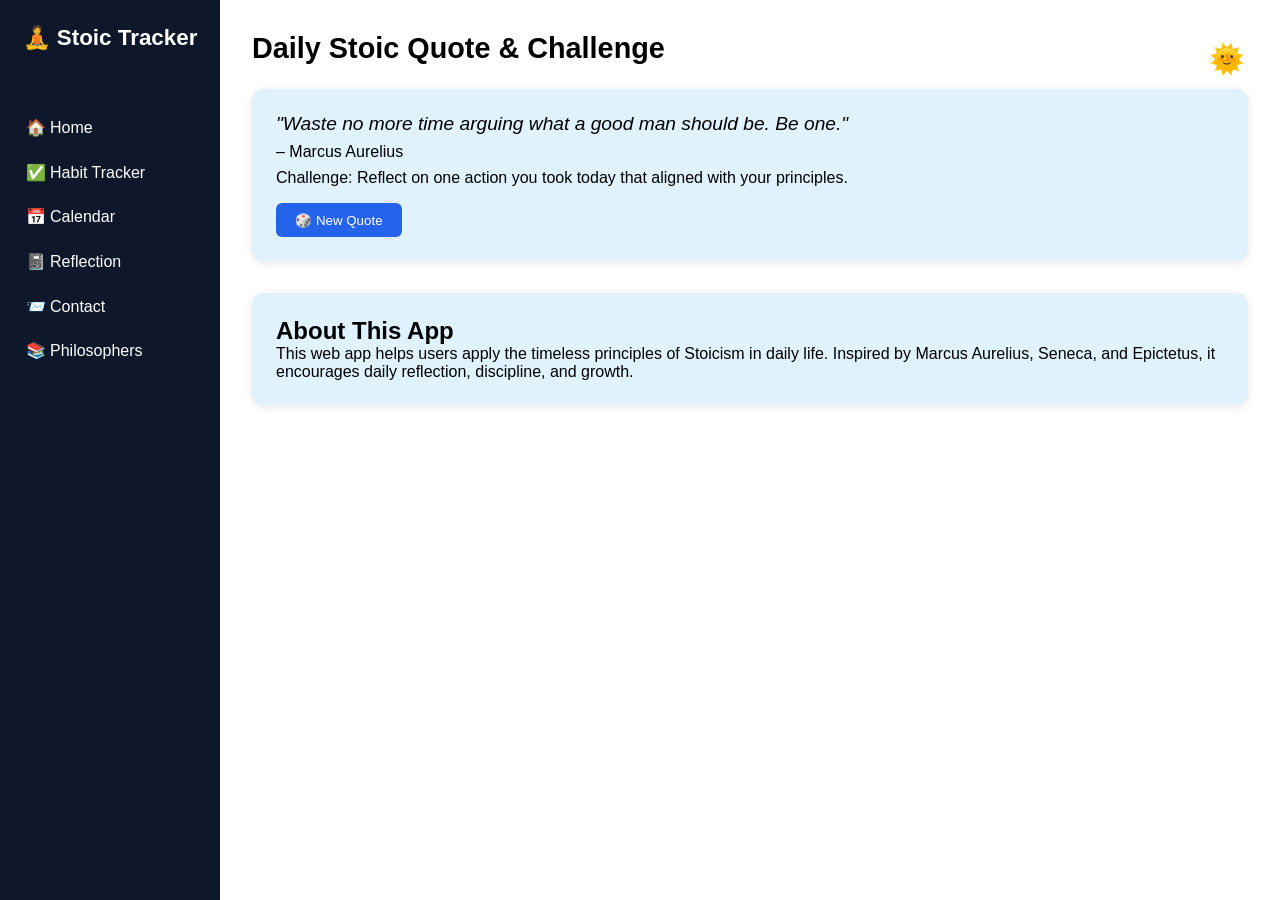
<file: index.html>
<!DOCTYPE html>
<html lang="en" data-theme="light">
<head>
  <meta charset="UTF-8" />
  <meta name="viewport" content="width=device-width, initial-scale=1.0" />
  <title>Daily Stoic Habit Tracker</title>
  <link rel="stylesheet" href="styles.css" />
</head>
<body>
  <aside class="sidebar">
    <h2>🧘 Stoic Tracker</h2>
    <nav>
  <a href="index.html">🏠 Home</a>
  <a href="tracker.html">✅ Habit Tracker</a>
  <a href="calendar.html">📅 Calendar</a>
  <a href="reflection.html">📓 Reflection</a>
  <a href="contact.html">📨 Contact</a>
  <a href="philosophers.html">📚 Philosophers</a> <!-- Add this -->
  <button id="themeToggle" aria-label="Toggle Theme">
  🌞
</button>
</nav>

  </aside>

  <main class="main-content">
    <header>
      <h1>Daily Stoic Quote & Challenge</h1>
    </header>

    <section class="quote-box">
      <blockquote id="quote">
        "Waste no more time arguing what a good man should be. Be one."
      </blockquote>
      <p class="author">– Marcus Aurelius</p>
      <p class="challenge">Challenge: Reflect on one action you took today that aligned with your principles.</p>
      <button onclick="newQuote()">🎲 New Quote</button>
    </section>

    <section class="about-box">
      <h2>About This App</h2>
      <p>This web app helps users apply the timeless principles of Stoicism in daily life. Inspired by Marcus Aurelius, Seneca, and Epictetus, it encourages daily reflection, discipline, and growth.</p>
    </section>
  </main>

  <script>
    const quotes = [
      {
        text: "You have power over your mind – not outside events. Realize this, and you will find strength.",
        author: "Marcus Aurelius",
        challenge: "Write down one thought today you want to change."
      },
      {
        text: "We suffer more in imagination than in reality.",
        author: "Seneca",
        challenge: "Notice one thing you’re worrying about and examine if it's real or imagined."
      },
      {
        text: "It's not what happens to you, but how you react to it that matters.",
        author: "Epictetus",
        challenge: "Pause once today before reacting emotionally."
      }
    ];

    function newQuote() {
      const random = quotes[Math.floor(Math.random() * quotes.length)];
      document.getElementById("quote").textContent = `"${random.text}"`;
      document.querySelector(".author").textContent = `– ${random.author}`;
      document.querySelector(".challenge").textContent = `Challenge: ${random.challenge}`;
    }
  const toggleBtn = document.getElementById('themeToggle');
  const prefersDark = window.matchMedia('(prefers-color-scheme: dark)').matches;
  const currentTheme = localStorage.getItem('theme') || (prefersDark ? 'dark' : 'light');

  if (currentTheme === 'dark') {
    document.body.classList.add('dark-mode');
    toggleBtn.textContent = '🌙';
  }

  toggleBtn.addEventListener('click', () => {
    document.body.classList.toggle('dark-mode');
    const isDark = document.body.classList.contains('dark-mode');
    toggleBtn.textContent = isDark ? '🌙' : '🌞';
    localStorage.setItem('theme', isDark ? 'dark' : 'light');
  });

  </script>
</body>
</html>
</file>
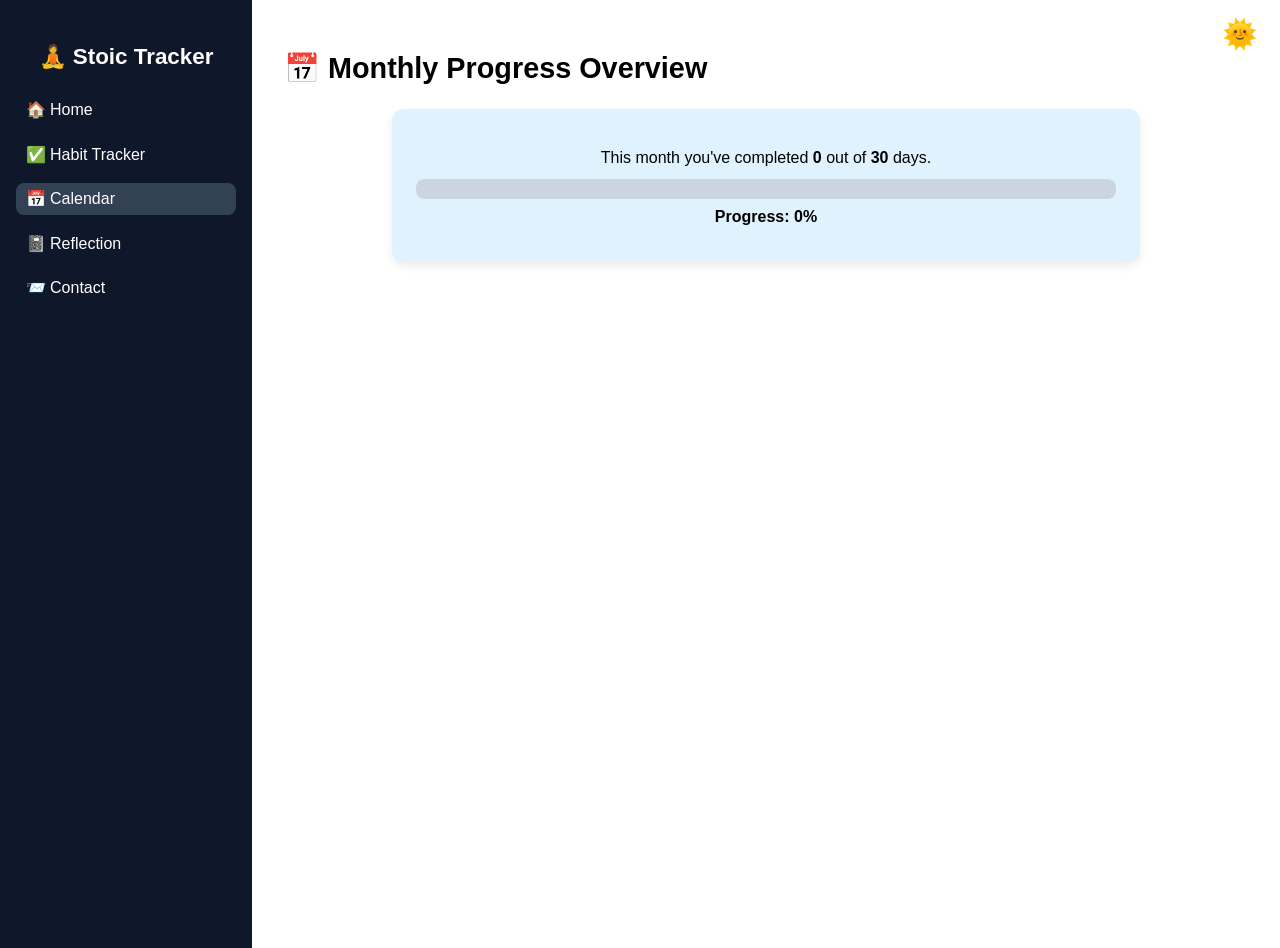
<file: calendar.html>
<!DOCTYPE html>
<html lang="en" data-theme="light">
<head>
  <meta charset="UTF-8" />
  <meta name="viewport" content="width=device-width, initial-scale=1.0" />
  <title>Progress Calendar</title>
  <link rel="stylesheet" href="cal-styles.css" />
</head>
<body>
  <aside class="sidebar dark">
    <h2>🧘 Stoic Tracker</h2>
    <nav>
      <a href="index.html">🏠 Home</a>
      <a href="tracker.html">✅ Habit Tracker</a>
      <a href="calendar.html" class="active">📅 Calendar</a>
      <a href="reflection.html">📓 Reflection</a>
      <a href="contact.html">📨 Contact</a>
    </nav>
    <button id="themeToggle" aria-label="Toggle Theme">
  🌞
</button>
  </aside>

  <main class="main-content">
    <header>
      <h1>📅 Monthly Progress Overview</h1>
    </header>

    <section class="calendar-box">
      <p>This month you've completed <strong id="days-completed">0</strong> out of <strong>30</strong> days.</p>
      <progress id="month-progress" value="0" max="30"></progress>
      <p id="month-label">Progress: 0%</p>
    </section>
  </main>

  <script>
    // Simulate getting completed days from localStorage
    const completedDays = parseInt(localStorage.getItem("month-completed") || "0");

    document.getElementById("days-completed").textContent = completedDays;
    document.getElementById("month-progress").value = completedDays;
    document.getElementById("month-label").textContent = `Progress: ${(completedDays / 30 * 100).toFixed(0)}%`;

    // Example: simulate update
    // localStorage.setItem("month-completed", 12); // <- for dev/testing
  const toggleBtn = document.getElementById('themeToggle');
  const prefersDark = window.matchMedia('(prefers-color-scheme: dark)').matches;
  const currentTheme = localStorage.getItem('theme') || (prefersDark ? 'dark' : 'light');

  if (currentTheme === 'dark') {
    document.body.classList.add('dark-mode');
    toggleBtn.textContent = '🌙';
  }

  toggleBtn.addEventListener('click', () => {
    document.body.classList.toggle('dark-mode');
    const isDark = document.body.classList.contains('dark-mode');
    toggleBtn.textContent = isDark ? '🌙' : '🌞';
    localStorage.setItem('theme', isDark ? 'dark' : 'light');
  });

  </script>
</body>
</html>
</file>
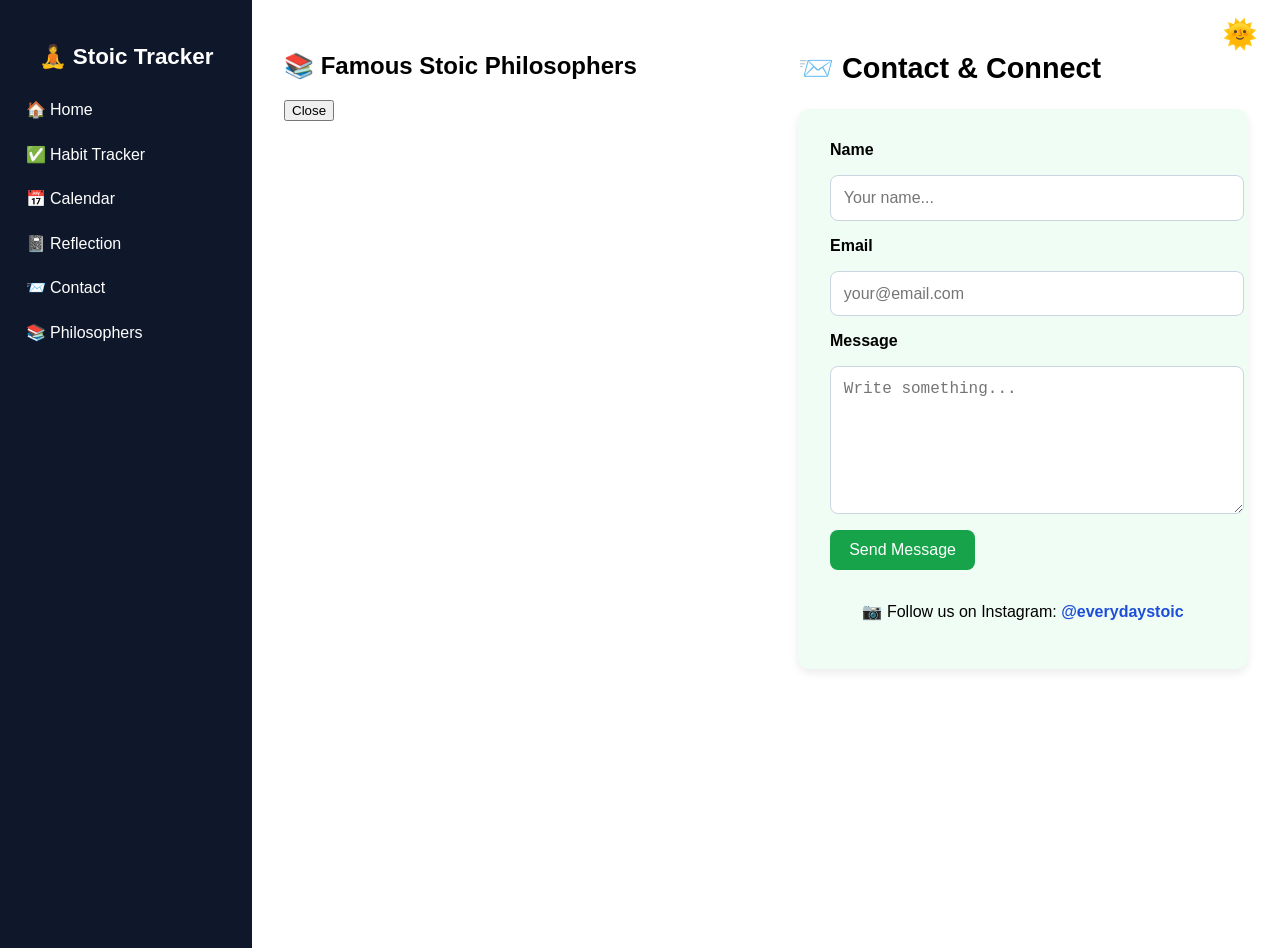
<file: contact.html>
<!DOCTYPE html>
<html lang="en" data-theme="light">
<head>
  <meta charset="UTF-8" />
  <meta name="viewport" content="width=device-width, initial-scale=1.0" />
  <title>Contact</title>
  <link rel="stylesheet" href="contact-style.css" />
  
</head>
<body>
  <aside class="sidebar dark">
    <h2>🧘 Stoic Tracker</h2>
    <nav>
  <a href="index.html">🏠 Home</a>
  <a href="tracker.html">✅ Habit Tracker</a>
  <a href="calendar.html">📅 Calendar</a>
  <a href="reflection.html">📓 Reflection</a>
  <a href="contact.html">📨 Contact</a>
  <a href="philosophers.html">📚 Philosophers</a> <!-- Add this -->
  <button id="themeToggle" aria-label="Toggle Theme">
  🌞
</button>
</nav>

  </aside>
<main class="main-content">
  <!-- Your existing content here -->

  <!-- Paste philosopher section here -->
  <section class="card-container">
    <h2>📚 Famous Stoic Philosophers</h2>
    <!-- cards here -->
  </section>

  <!-- Popup -->
  <div class="popup" id="popup">
    <div class="popup-content">
      <h2 id="popup-name"></h2>
      <p id="popup-quote"></p>
      <button onclick="closePopup()">Close</button>
    </div>
  </div>
</main>

  <main class="main-content">
    <header>
      <h1>📨 Contact & Connect</h1>
    </header>

    <section class="contact-box">
      <form onsubmit="event.preventDefault(); alert('Thank you for your message!');">
        <label for="name">Name</label>
        <input type="text" id="name" placeholder="Your name..." required />

        <label for="email">Email</label>
        <input type="email" id="email" placeholder="your@email.com" required />

        <label for="message">Message</label>
        <textarea id="message" placeholder="Write something..." required></textarea>

        <button type="submit">Send Message</button>
      </form>

      <p style="text-align:center; margin-top:2rem;">
        📷 Follow us on Instagram:
        <a href="https://instagram.com/everydaystoic" target="_blank">@everydaystoic</a>
      </p>
    </section>
  </main>
  <script>
  const toggleBtn = document.getElementById('themeToggle');
  const prefersDark = window.matchMedia('(prefers-color-scheme: dark)').matches;
  const currentTheme = localStorage.getItem('theme') || (prefersDark ? 'dark' : 'light');

  if (currentTheme === 'dark') {
    document.body.classList.add('dark-mode');
    toggleBtn.textContent = '🌙';
  }

  toggleBtn.addEventListener('click', () => {
    document.body.classList.toggle('dark-mode');
    const isDark = document.body.classList.contains('dark-mode');
    toggleBtn.textContent = isDark ? '🌙' : '🌞';
    localStorage.setItem('theme', isDark ? 'dark' : 'light');
  });
</script>

</body>
</html>
</file>
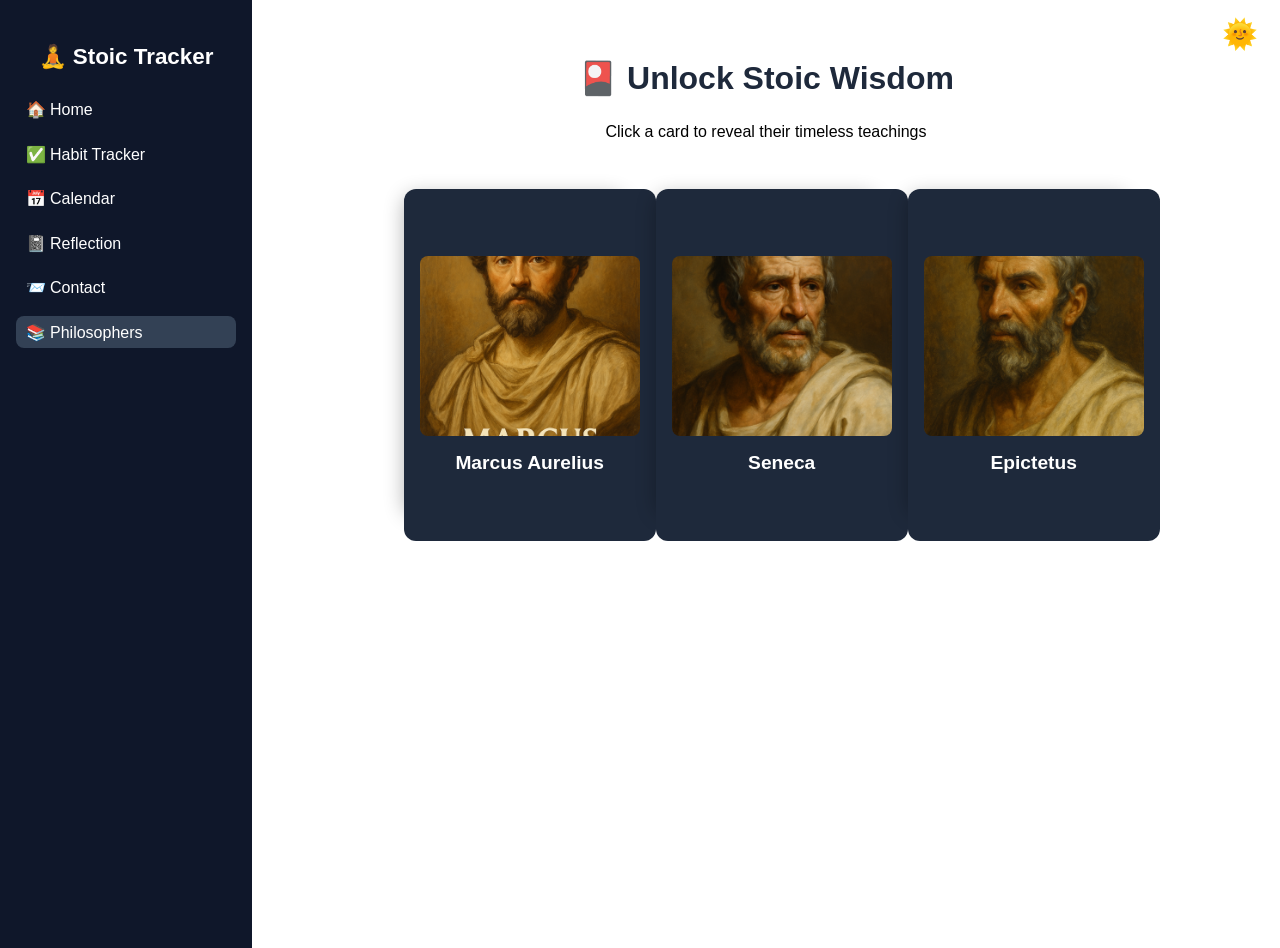
<file: philosophers.html>
<!DOCTYPE html>
<html lang="en">
<head>
  <meta charset="UTF-8" />
  <meta name="viewport" content="width=device-width, initial-scale=1.0"/>
  <title>Philosophers - Stoic Tracker</title>
  <link rel="stylesheet" href="philosophers.css" />
</head>
<body>
  <aside class="sidebar dark">
    <h2>🧘 Stoic Tracker</h2>
    <nav>
      <a href="index.html">🏠 Home</a>
      <a href="tracker.html">✅ Habit Tracker</a>
      <a href="calendar.html">📅 Calendar</a>
      <a href="reflection.html">📓 Reflection</a>
      <a href="contact.html">📨 Contact</a>
      <a href="philosophers.html" class="active">📚 Philosophers</a>
      <button id="themeToggle" aria-label="Toggle Theme">
  🌞
</button>
    </nav>
  </aside>

  <main class="main-content">
    <section class="deck-title">
      <h2>🎴 Unlock Stoic Wisdom</h2>
      <p>Click a card to reveal their timeless teachings</p>
    </section>

    <section class="card-deck">
      <!-- Marcus -->
      <div class="card" onclick="this.classList.toggle('flipped')">
        <div class="card-inner">
          <div class="card-front">
            <img src="marcus-ai.png" alt="Marcus Aurelius">
            <h3>Marcus Aurelius</h3>
          </div>
          <div class="card-back">
            <h4>Marcus Aurelius</h4>
            <p>“The happiness of your life depends upon the quality of your thoughts.”</p>
            <span>🧠 Wisdom Level: 98</span>
          </div>
        </div>
      </div>

      <!-- Seneca -->
      <div class="card" onclick="this.classList.toggle('flipped')">
        <div class="card-inner">
          <div class="card-front">
            <img src="ChatGPT Image Jun 14, 2025, 10_49_30 PM.png" alt="Seneca">
            <h3>Seneca</h3>
          </div>
          <div class="card-back">
            <h4>Seneca</h4>
            <p>“We suffer more often in imagination than in reality.”</p>
            <span>🧠 Wisdom Level: 95</span>
          </div>
        </div>
      </div>

      <!-- Epictetus -->
      <div class="card" onclick="this.classList.toggle('flipped')">
        <div class="card-inner">
          <div class="card-front">
            <img src="ChatGPT Image Jun 14, 2025, 10_51_55 PM.png" alt="Epictetus">
            <h3>Epictetus</h3>
          </div>
          <div class="card-back">
            <h4>Epictetus</h4>
            <p>“It's not what happens to you, but how you react to it that matters.”</p>
            <span>🧠 Wisdom Level: 97</span>
          </div>
        </div>
      </div>
    </section>
    
  </main>
  <script>
  const toggleBtn = document.getElementById('themeToggle');
  const prefersDark = window.matchMedia('(prefers-color-scheme: dark)').matches;
  const currentTheme = localStorage.getItem('theme') || (prefersDark ? 'dark' : 'light');

  if (currentTheme === 'dark') {
    document.body.classList.add('dark-mode');
    toggleBtn.textContent = '🌙';
  }

  toggleBtn.addEventListener('click', () => {
    document.body.classList.toggle('dark-mode');
    const isDark = document.body.classList.contains('dark-mode');
    toggleBtn.textContent = isDark ? '🌙' : '🌞';
    localStorage.setItem('theme', isDark ? 'dark' : 'light');
  });
</script>

</body>
</html>
</file>
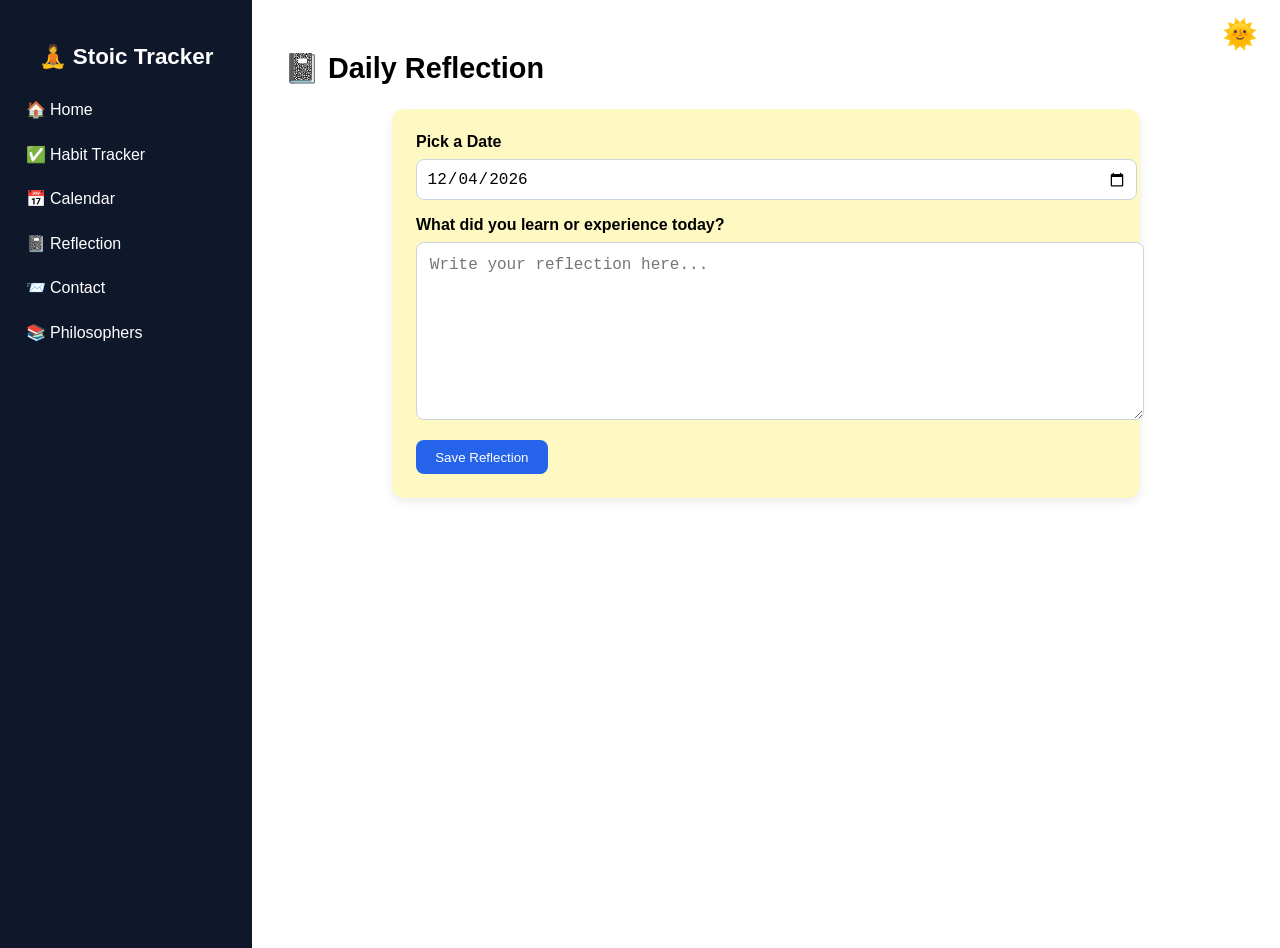
<file: reflection.html>
<!DOCTYPE html>
<html lang="en" data-theme="light">
<head>
  <meta charset="UTF-8" />
  <meta name="viewport" content="width=device-width, initial-scale=1.0" />
  <title>Reflection Journal</title>
  <link rel="stylesheet" href="reflection-style.css" />
</head>
<body>
  <aside class="sidebar dark">
    <h2>🧘 Stoic Tracker</h2>
    <nav>
  <a href="index.html">🏠 Home</a>
  <a href="tracker.html">✅ Habit Tracker</a>
  <a href="calendar.html">📅 Calendar</a>
  <a href="reflection.html">📓 Reflection</a>
  <a href="contact.html">📨 Contact</a>
  <a href="philosophers.html">📚 Philosophers</a> <!-- Add this -->
  <button id="themeToggle" aria-label="Toggle Theme">
  🌞
</button>
</nav>

  </aside>

  <main class="main-content">
    <header>
      <h1>📓 Daily Reflection</h1>
    </header>

    <section class="reflection-box">
      <label for="reflect-date">Pick a Date</label>
      <input type="date" id="reflect-date" />

      <label for="reflect-text">What did you learn or experience today?</label>
      <textarea id="reflect-text" placeholder="Write your reflection here..."></textarea>

      <button onclick="saveReflection()">Save Reflection</button>

      <div id="saved-entry" class="entry" style="display:none;"></div>
    </section>
  </main>
  <script>
  const toggleBtn = document.getElementById('themeToggle');
  const prefersDark = window.matchMedia('(prefers-color-scheme: dark)').matches;
  const currentTheme = localStorage.getItem('theme') || (prefersDark ? 'dark' : 'light');

  if (currentTheme === 'dark') {
    document.body.classList.add('dark-mode');
    toggleBtn.textContent = '🌙';
  }

  toggleBtn.addEventListener('click', () => {
    document.body.classList.toggle('dark-mode');
    const isDark = document.body.classList.contains('dark-mode');
    toggleBtn.textContent = isDark ? '🌙' : '🌞';
    localStorage.setItem('theme', isDark ? 'dark' : 'light');
  });
</script>


  <script src="reflection.js"></script>

</body>
</html>
</file>
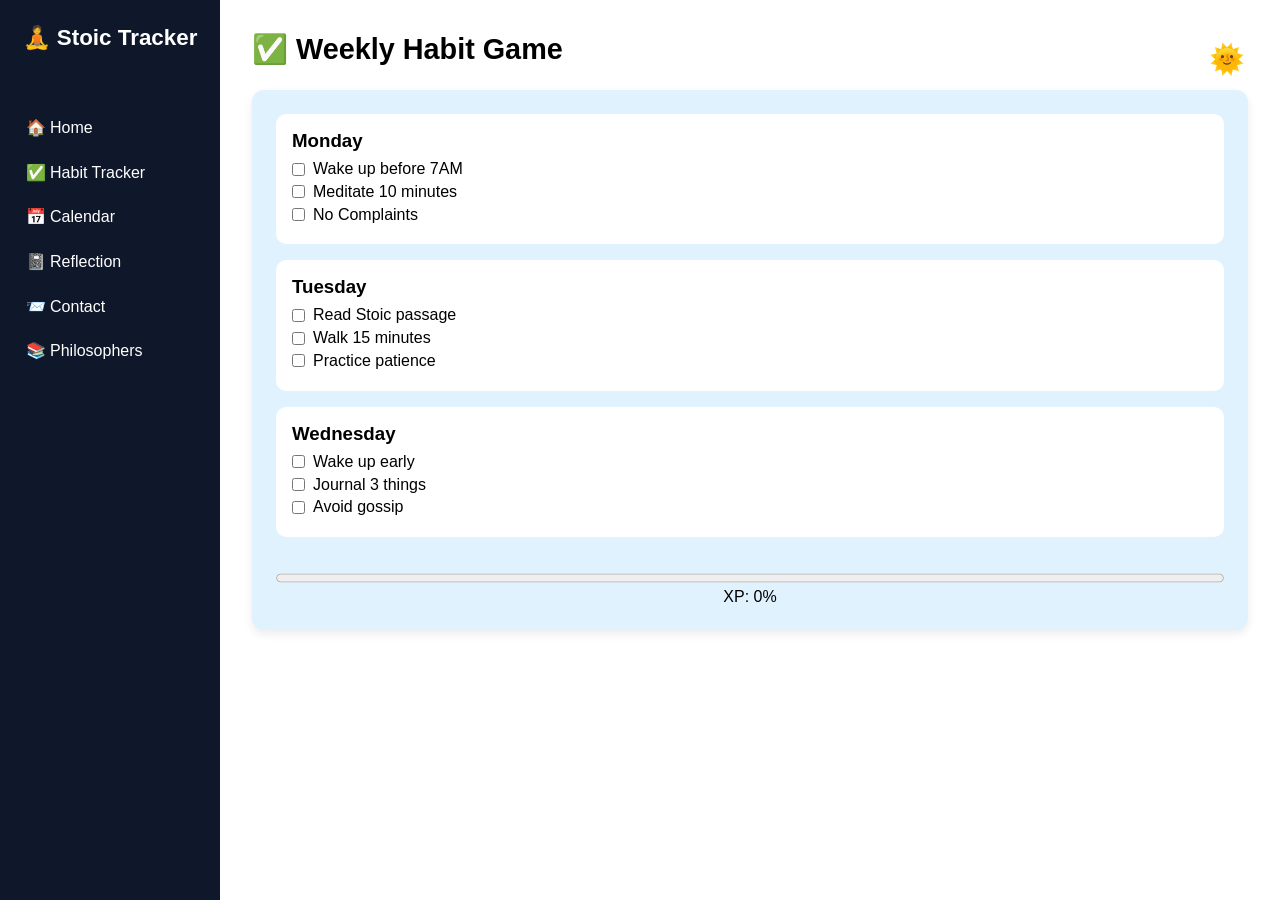
<file: tracker.html>
<!DOCTYPE html>
<html lang="en" data-theme="light">
<head>
  <meta charset="UTF-8" />
  <meta name="viewport" content="width=device-width, initial-scale=1.0" />
  <title>Habit Tracker</title>
  <link rel="stylesheet" href="styles.css" />
</head>
<body>
  <aside class="sidebar dark">
    <h2>🧘 Stoic Tracker</h2>
   <nav>
  <a href="index.html">🏠 Home</a>
  <a href="tracker.html">✅ Habit Tracker</a>
  <a href="calendar.html">📅 Calendar</a>
  <a href="reflection.html">📓 Reflection</a>
  <a href="contact.html">📨 Contact</a>
  <a href="philosophers.html">📚 Philosophers</a> <!-- Add this -->
  <button id="themeToggle" aria-label="Toggle Theme">
  🌞
</button>
</nav>

  </aside>

  <main class="main-content">
    <header>
      <h1>✅ Weekly Habit Game</h1>
    </header>

    <section class="box">
      <div class="day">
        <h3>Monday</h3>
        <label><input type="checkbox" onchange="updateXP()"> Wake up before 7AM</label>
        <label><input type="checkbox" onchange="updateXP()"> Meditate 10 minutes</label>
        <label><input type="checkbox" onchange="updateXP()"> No Complaints</label>
      </div>

      <div class="day">
        <h3>Tuesday</h3>
        <label><input type="checkbox" onchange="updateXP()"> Read Stoic passage</label>
        <label><input type="checkbox" onchange="updateXP()"> Walk 15 minutes</label>
        <label><input type="checkbox" onchange="updateXP()"> Practice patience</label>
      </div>

      <div class="day">
        <h3>Wednesday</h3>
        <label><input type="checkbox" onchange="updateXP()"> Wake up early</label>
        <label><input type="checkbox" onchange="updateXP()"> Journal 3 things</label>
        <label><input type="checkbox" onchange="updateXP()"> Avoid gossip</label>
      </div>

      <div class="xp-display">
        <progress id="xp-bar" value="0" max="100"></progress>
        <p id="xp-label">XP: 0%</p>
      </div>
    </section>
  </main>

  <script>
    function updateXP() {
      const checkboxes = document.querySelectorAll('input[type="checkbox"]');
      const checked = Array.from(checkboxes).filter(cb => cb.checked).length;
      const total = checkboxes.length;
      const xp = (checked / total) * 100;

      document.getElementById("xp-bar").value = xp;
      document.getElementById("xp-label").textContent = `XP: ${xp.toFixed(0)}%`;
      localStorage.setItem("weekly-xp", xp);
    }

    window.onload = () => {
      const xp = localStorage.getItem("weekly-xp");
      if (xp) {
        document.getElementById("xp-bar").value = xp;
        document.getElementById("xp-label").textContent = `XP: ${parseFloat(xp).toFixed(0)}%`;
      }
    };
  const toggleBtn = document.getElementById('themeToggle');
  const prefersDark = window.matchMedia('(prefers-color-scheme: dark)').matches;
  const currentTheme = localStorage.getItem('theme') || (prefersDark ? 'dark' : 'light');

  if (currentTheme === 'dark') {
    document.body.classList.add('dark-mode');
    toggleBtn.textContent = '🌙';
  }

  toggleBtn.addEventListener('click', () => {
    document.body.classList.toggle('dark-mode');
    const isDark = document.body.classList.contains('dark-mode');
    toggleBtn.textContent = isDark ? '🌙' : '🌞';
    localStorage.setItem('theme', isDark ? 'dark' : 'light');
  });

  </script>
</body>
</html>
</file>
<file: styles.css>
* {
  margin: 0;
  padding: 0;
  box-sizing: border-box;
}

body {
  font-family: 'Segoe UI', sans-serif;
  display: flex;
  min-height: 100vh;
  background-color: #f1f5f9;
  color: #1e293b;
}

.sidebar {
  width: 220px;
  background: #0f172a;
  color: white;
  padding: 2rem 1rem;
  display: flex;
  flex-direction: column;
  gap: 2rem;
}

.sidebar h2 {
  font-size: 1.4rem;
  text-align: center;
}

.sidebar nav a {
  display: block;
  color: white;
  text-decoration: none;
  margin: 1rem 0;
  padding: 0.5rem;
  border-radius: 6px;
  transition: background 0.2s;
}

.sidebar nav a:hover {
  background: #334155;
}

.main-content {
  flex: 1;
  padding: 2rem;
}

header h1 {
  font-size: 1.8rem;
  margin-bottom: 1rem;
}

.quote-box, .about-box {
  background: #e0f2fe;
  padding: 1.5rem;
  border-radius: 12px;
  margin-bottom: 2rem;
  box-shadow: 0 2px 8px rgba(0,0,0,0.1);
}

blockquote {
  font-style: italic;
  font-size: 1.2rem;
  margin-bottom: 0.5rem;
}

.challenge {
  margin-top: 0.5rem;
}

button {
  margin-top: 1rem;
  padding: 0.6rem 1.2rem;
  background-color: #2563eb;
  color: white;
  border: none;
  border-radius: 6px;
  cursor: pointer;
}
body {
  margin: 0;
  font-family: 'Segoe UI', sans-serif;
  display: flex;
  background-color: #f8fafc;
  color: #1e293b;
}

.sidebar {
  width: 220px;
  min-height: 100vh;
  background: #0f172a;
  color: white;
  padding: 1.5rem 1rem;
}

.sidebar h2 {
  font-size: 1.4rem;
  margin-bottom: 1rem;
  text-align: center;
}

.sidebar nav a {
  display: block;
  margin: 0.8rem 0;
  text-decoration: none;
  color: white;
  font-weight: 500;
  padding: 0.4rem 0.6rem;
  border-radius: 8px;
}

.sidebar nav a:hover,
.sidebar nav a.active {
  background-color: #334155;
}

.main-content {
  flex: 1;
  padding: 2rem;
}

header h1 {
  font-size: 1.8rem;
  margin-bottom: 1.5rem;
}

.box {
  background-color: #e0f2fe;
  padding: 1.5rem;
  border-radius: 12px;
  box-shadow: 0 4px 10px rgba(0,0,0,0.08);
}

.day {
  background: white;
  padding: 1rem;
  border-radius: 10px;
  margin-bottom: 1rem;
}

.day h3 {
  margin-bottom: 0.5rem;
}

.day label {
  display: flex;
  align-items: center;
  gap: 8px;
  margin: 0.3rem 0;
}

.xp-display {
  margin-top: 2rem;
  text-align: center;
}

progress {
  width: 100%;
  height: 18px;
}
.card-container {
  display: flex;
  flex-wrap: wrap;
  gap: 1.5rem;
  justify-content: center;
}

.philosopher-card {
  width: 220px;
  background: white;
  border-radius: 12px;
  box-shadow: 0 4px 10px rgba(0,0,0,0.08);
  overflow: hidden;
  text-align: center;
  transition: transform 0.2s;
  cursor: pointer;
}

.philosopher-card:hover {
  transform: scale(1.05);
}

.philosopher-card img {
  width: 100%;
  height: 220px;
  object-fit: cover;
}

.philosopher-card h3 {
  padding: 0.8rem;
}

.popup {
  display: none;
  position: fixed;
  top: 0;
  left: 0;
  width: 100vw;
  height: 100vh;
  background: rgba(0,0,0,0.7);
  justify-content: center;
  align-items: center;
  z-index: 1000;
}

.popup-content {
  background: white;
  padding: 2rem;
  border-radius: 12px;
  max-width: 400px;
  text-align: center;
  box-shadow: 0 0 20px rgba(0,0,0,0.2);
}

.popup-content h2 {
  margin-bottom: 1rem;
}

.popup-content p {
  font-style: italic;
}

.popup-content button {
  margin-top: 1rem;
  padding: 0.6rem 1rem;
  background: crimson;
  color: white;
  border: none;
  border-radius: 8px;
  cursor: pointer;
}
/* Default light theme */
body {
  background-color: #ffffff;
  color: #000000;
  transition: background-color 0.3s, color 0.3s;
}

body.dark-mode {
  background-color: #111111;
  color: #ffffff;
}

/* Toggle Button */
#themeToggle {
  position: fixed;
  top: 1rem;
  right: 1rem;
  background: none;
  border: none;
  font-size: 1.8rem;
  cursor: pointer;
  z-index: 999;
  color: inherit;
}
</file>
<file: cal-styles.css>
body {
  margin: 0;
  font-family: 'Segoe UI', sans-serif;
  display: flex;
  background-color: #f8fafc;
  color: #1e293b;
}

.sidebar {
  width: 220px;
  min-height: 100vh;
  background: #0f172a;
  color: white;
  padding: 1.5rem 1rem;
}

.sidebar h2 {
  font-size: 1.4rem;
  margin-bottom: 1.5rem;
  text-align: center;
}

.sidebar nav a {
  display: block;
  margin: 0.8rem 0;
  text-decoration: none;
  color: white;
  font-weight: 500;
  padding: 0.4rem 0.6rem;
  border-radius: 8px;
}

.sidebar nav a:hover,
.sidebar nav a.active {
  background-color: #334155;
}

.main-content {
  flex: 1;
  padding: 2rem;
}

header h1 {
  font-size: 1.8rem;
  margin-bottom: 1.5rem;
}

.calendar-box {
  background-color: #e0f2fe;
  padding: 1.5rem;
  border-radius: 12px;
  box-shadow: 0 4px 10px rgba(0,0,0,0.08);
  max-width: 700px;
  margin: auto;
}

.calendar-box p {
  font-size: 1rem;
  margin-bottom: 0.75rem;
  text-align: center;
}

.calendar-box progress {
  width: 100%;
  height: 20px;
  border-radius: 8px;
  overflow: hidden;
  appearance: none;
}

progress::-webkit-progress-bar {
  background-color: #cbd5e1;
  border-radius: 8px;
}

progress::-webkit-progress-value {
  background-color: #3b82f6;
  border-radius: 8px;
}

#month-label {
  text-align: center;
  font-weight: bold;
  margin-top: 0.5rem;
}
/* Default light theme */
body {
  background-color: #ffffff;
  color: #000000;
  transition: background-color 0.3s, color 0.3s;
}

body.dark-mode {
  background-color: #111111;
  color: #ffffff;
}

/* Toggle Button */
#themeToggle {
  position: fixed;
  top: 1rem;
  right: 1rem;
  background: none;
  border: none;
  font-size: 1.8rem;
  cursor: pointer;
  z-index: 999;
  color: inherit;
}
</file>
<file: contact-style.css>
body {
  margin: 0;
  font-family: 'Segoe UI', sans-serif;
  display: flex;
  background-color: #f8fafc;
  color: #1e293b;
}

.sidebar {
  width: 220px;
  min-height: 100vh;
  background: #0f172a;
  color: white;
  padding: 1.5rem 1rem;
}

.sidebar h2 {
  font-size: 1.4rem;
  margin-bottom: 1.5rem;
  text-align: center;
}

.sidebar nav a {
  display: block;
  margin: 0.8rem 0;
  text-decoration: none;
  color: white;
  font-weight: 500;
  padding: 0.4rem 0.6rem;
  border-radius: 8px;
}

.sidebar nav a:hover,
.sidebar nav a.active {
  background-color: #334155;
}

.main-content {
  flex: 1;
  padding: 2rem;
}

header h1 {
  font-size: 1.8rem;
  margin-bottom: 1.5rem;
}

.contact-box {
  background-color: #f0fdf4;
  padding: 2rem;
  border-radius: 12px;
  max-width: 600px;
  margin: auto;
  box-shadow: 0 4px 10px rgba(0,0,0,0.08);
}

.contact-box form {
  display: flex;
  flex-direction: column;
  gap: 1rem;
}

.contact-box label {
  font-weight: bold;
}

.contact-box input,
.contact-box textarea {
  padding: 0.8rem;
  border: 1px solid #cbd5e1;
  border-radius: 8px;
  font-size: 1rem;
  width: 100%;
}

.contact-box textarea {
  resize: vertical;
  height: 120px;
}

.contact-box button {
  background-color: #16a34a;
  color: white;
  padding: 0.7rem 1.2rem;
  border: none;
  border-radius: 8px;
  font-size: 1rem;
  cursor: pointer;
  align-self: flex-start;
}

.contact-box a {
  color: #1d4ed8;
  text-decoration: none;
  font-weight: bold;
}

.contact-box a:hover {
  text-decoration: underline;
}
/* Default light theme */
body {
  background-color: #ffffff;
  color: #000000;
  transition: background-color 0.3s, color 0.3s;
}

body.dark-mode {
  background-color: #111111;
  color: #ffffff;
}

/* Toggle Button */
#themeToggle {
  position: fixed;
  top: 1rem;
  right: 1rem;
  background: none;
  border: none;
  font-size: 1.8rem;
  cursor: pointer;
  z-index: 999;
  color: inherit;
}
</file>
<file: philosophers.css>
body {
  margin: 0;
  font-family: 'Segoe UI', sans-serif;
  display: flex;
  background-color: #f8fafc;
  color: #1e293b;
}

.sidebar {
  width: 220px;
  min-height: 100vh;
  background: #0f172a;
  color: white;
  padding: 1.5rem 1rem;
}

.sidebar h2 {
  font-size: 1.4rem;
  margin-bottom: 1.5rem;
  text-align: center;
}

.sidebar nav a {
  display: block;
  margin: 0.8rem 0;
  text-decoration: none;
  color: white;
  font-weight: 500;
  padding: 0.4rem 0.6rem;
  border-radius: 8px;
}

.sidebar nav a:hover,
.sidebar nav a.active {
  background-color: #334155;
}

.main-content {
  flex: 1;
  padding: 2rem;
}

.deck-title {
  text-align: center;
  margin-bottom: 2rem;
}

.deck-title h2 {
  font-size: 2rem;
  color: #1e293b;
}

.card-deck {
  display: flex;
  justify-content: center;
  gap: 2rem;
  flex-wrap: wrap;
  padding: 1rem;
}

.card {
  width: 220px;
  height: 320px;
  perspective: 1000px;
  cursor: pointer;
}

.card-inner {
  position: relative;
  width: 100%;
  height: 100%;
  border-radius: 12px;
  transition: transform 0.6s;
  transform-style: preserve-3d;
  box-shadow: 0 6px 20px rgba(0, 0, 0, 0.3);
}

.card.flipped .card-inner {
  transform: rotateY(180deg);
}

.card-front,
.card-back {
  position: absolute;
  width: 100%;
  height: 100%;
  border-radius: 12px;
  backface-visibility: hidden;
  overflow: hidden;
}

.card-front {
  background-color: #1e293b;
  color: white;
  display: flex;
  flex-direction: column;
  align-items: center;
  justify-content: center;
  padding: 1rem;
}

.card-front img {
  width: 100%;
  height: 180px;
  object-fit: cover;
  border-radius: 8px;
  margin-bottom: 1rem;
}

.card-front h3 {
  margin: 0;
  font-size: 1.2rem;
}

.card-back {
  background: linear-gradient(135deg, #c7d2fe, #e0f2fe);
  transform: rotateY(180deg);
  color: #1e293b;
  display: flex;
  flex-direction: column;
  justify-content: center;
  align-items: center;
  text-align: center;
  padding: 1.2rem;
}

.card-back h4 {
  margin-bottom: 0.5rem;
  font-size: 1.2rem;
}

.card-back p {
  font-style: italic;
  font-size: 0.95rem;
  margin-bottom: 1rem;
}

.card-back span {
  font-weight: bold;
  background: #fff;
  padding: 0.3rem 0.6rem;
  border-radius: 6px;
  box-shadow: 0 2px 6px rgba(0,0,0,0.1);
}
/* Default light theme */
body {
  background-color: #ffffff;
  color: #000000;
  transition: background-color 0.3s, color 0.3s;
}

body.dark-mode {
  background-color: #111111;
  color: #ffffff;
}

/* Toggle Button */
#themeToggle {
  position: fixed;
  top: 1rem;
  right: 1rem;
  background: none;
  border: none;
  font-size: 1.8rem;
  cursor: pointer;
  z-index: 999;
  color: inherit;
}
</file>
<file: reflection-style.css>
body {
  margin: 0;
  font-family: 'Segoe UI', sans-serif;
  display: flex;
  background-color: #f8fafc;
  color: #1e293b;
}

.sidebar {
  width: 220px;
  min-height: 100vh;
  background: #0f172a;
  color: white;
  padding: 1.5rem 1rem;
}

.sidebar h2 {
  font-size: 1.4rem;
  margin-bottom: 1.5rem;
  text-align: center;
}

.sidebar nav a {
  display: block;
  margin: 0.8rem 0;
  text-decoration: none;
  color: white;
  font-weight: 500;
  padding: 0.4rem 0.6rem;
  border-radius: 8px;
}

.sidebar nav a:hover,
.sidebar nav a.active {
  background-color: #334155;
}

.main-content {
  flex: 1;
  padding: 2rem;
}

header h1 {
  font-size: 1.8rem;
  margin-bottom: 1.5rem;
}

.reflection-box {
  background-color: #fef9c3;
  padding: 1.5rem;
  border-radius: 12px;
  box-shadow: 0 4px 10px rgba(0,0,0,0.08);
  max-width: 700px;
  margin: auto;
}

.reflection-box label {
  display: block;
  margin-bottom: 0.5rem;
  font-weight: bold;
}

.reflection-box textarea {
  width: 100%;
  height: 150px;
  padding: 0.8rem;
  font-size: 1rem;
  border-radius: 8px;
  border: 1px solid #cbd5e1;
  margin-bottom: 1rem;
  resize: vertical;
}

.reflection-box input[type="date"] {
  padding: 0.6rem;
  width: 100%;
  border-radius: 8px;
  border: 1px solid #cbd5e1;
  margin-bottom: 1rem;
  font-size: 1rem;
}

.reflection-box button {
  background-color: #2563eb;
  color: white;
  padding: 0.6rem 1.2rem;
  border: none;
  border-radius: 8px;
  cursor: pointer;
}

.reflection-box .entry {
  background: #fff;
  padding: 1rem;
  border: 1px solid #ddd;
  border-radius: 8px;
  margin-top: 1.5rem;
}
/* Default light theme */
body {
  background-color: #ffffff;
  color: #000000;
  transition: background-color 0.3s, color 0.3s;
}

body.dark-mode {
  background-color: #111111;
  color: #ffffff;
}

/* Toggle Button */
#themeToggle {
  position: fixed;
  top: 1rem;
  right: 1rem;
  background: none;
  border: none;
  font-size: 1.8rem;
  cursor: pointer;
  z-index: 999;
  color: inherit;
}
</file>
